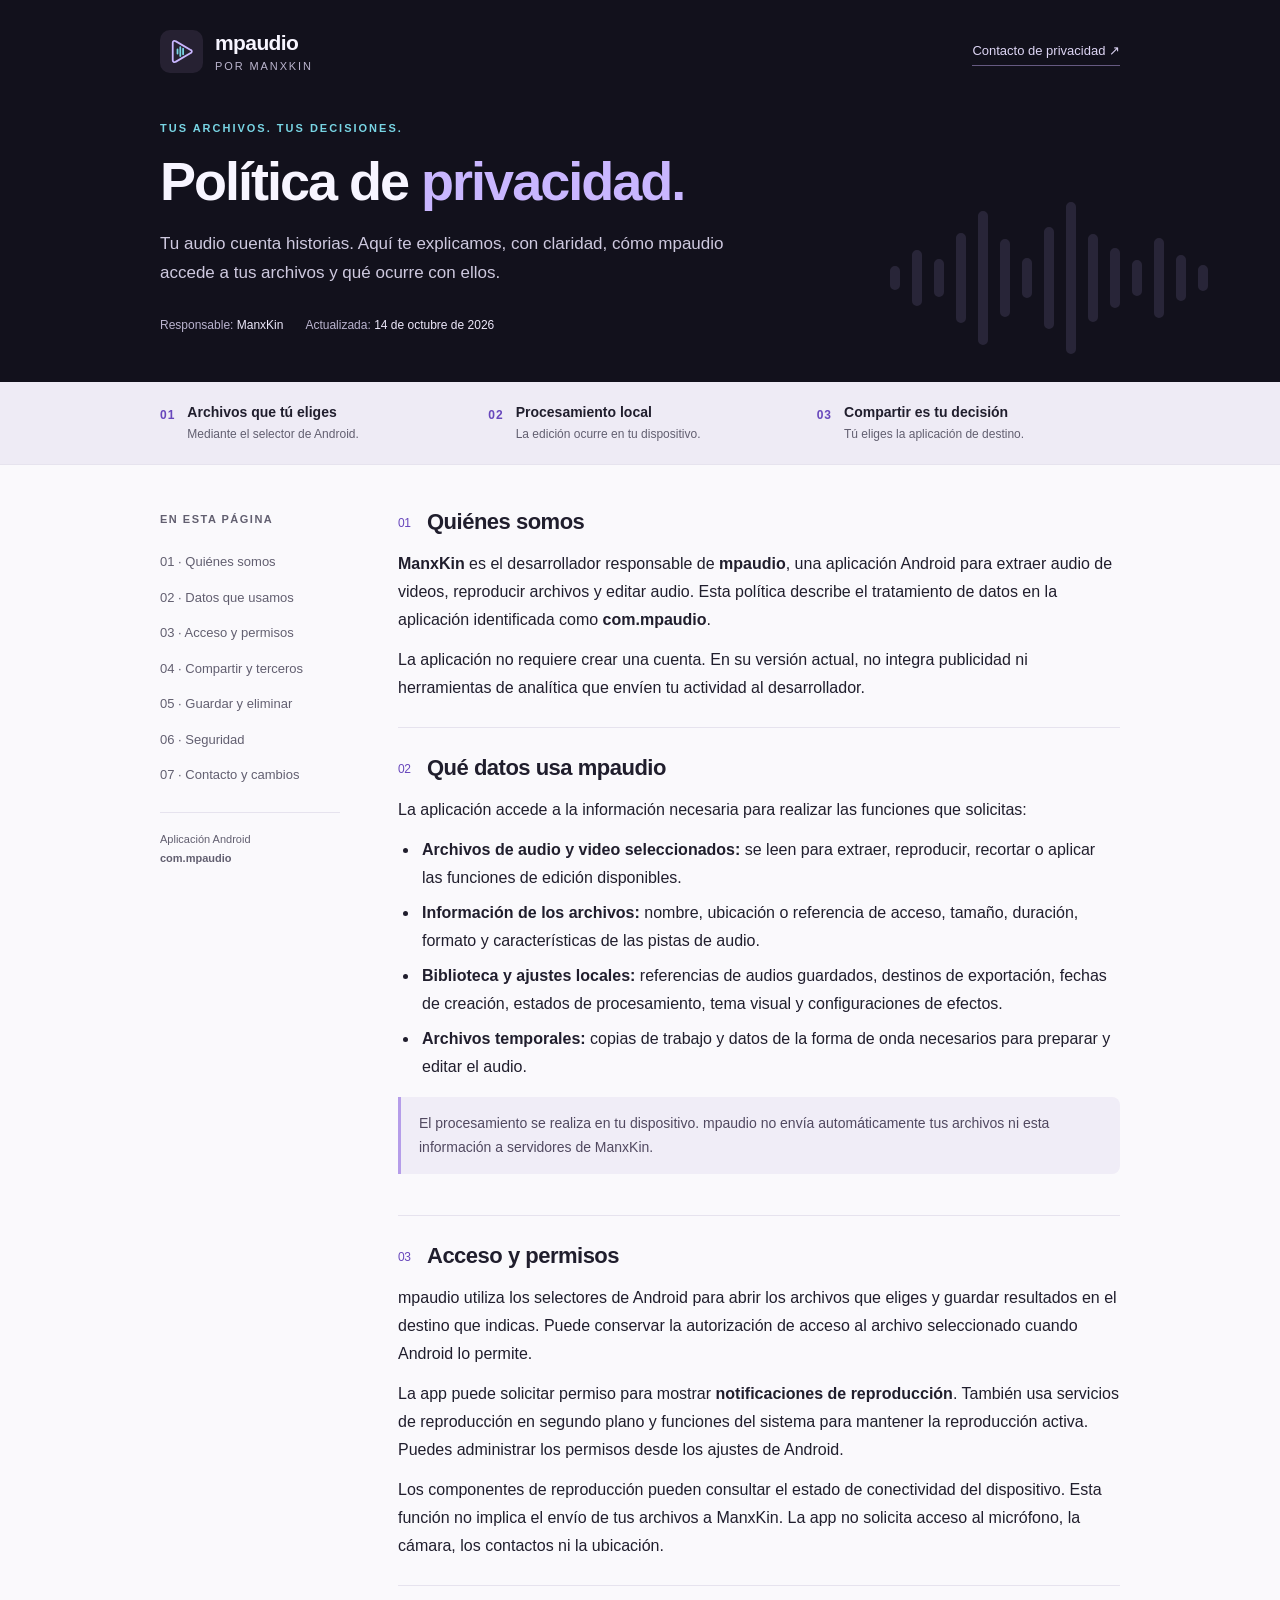
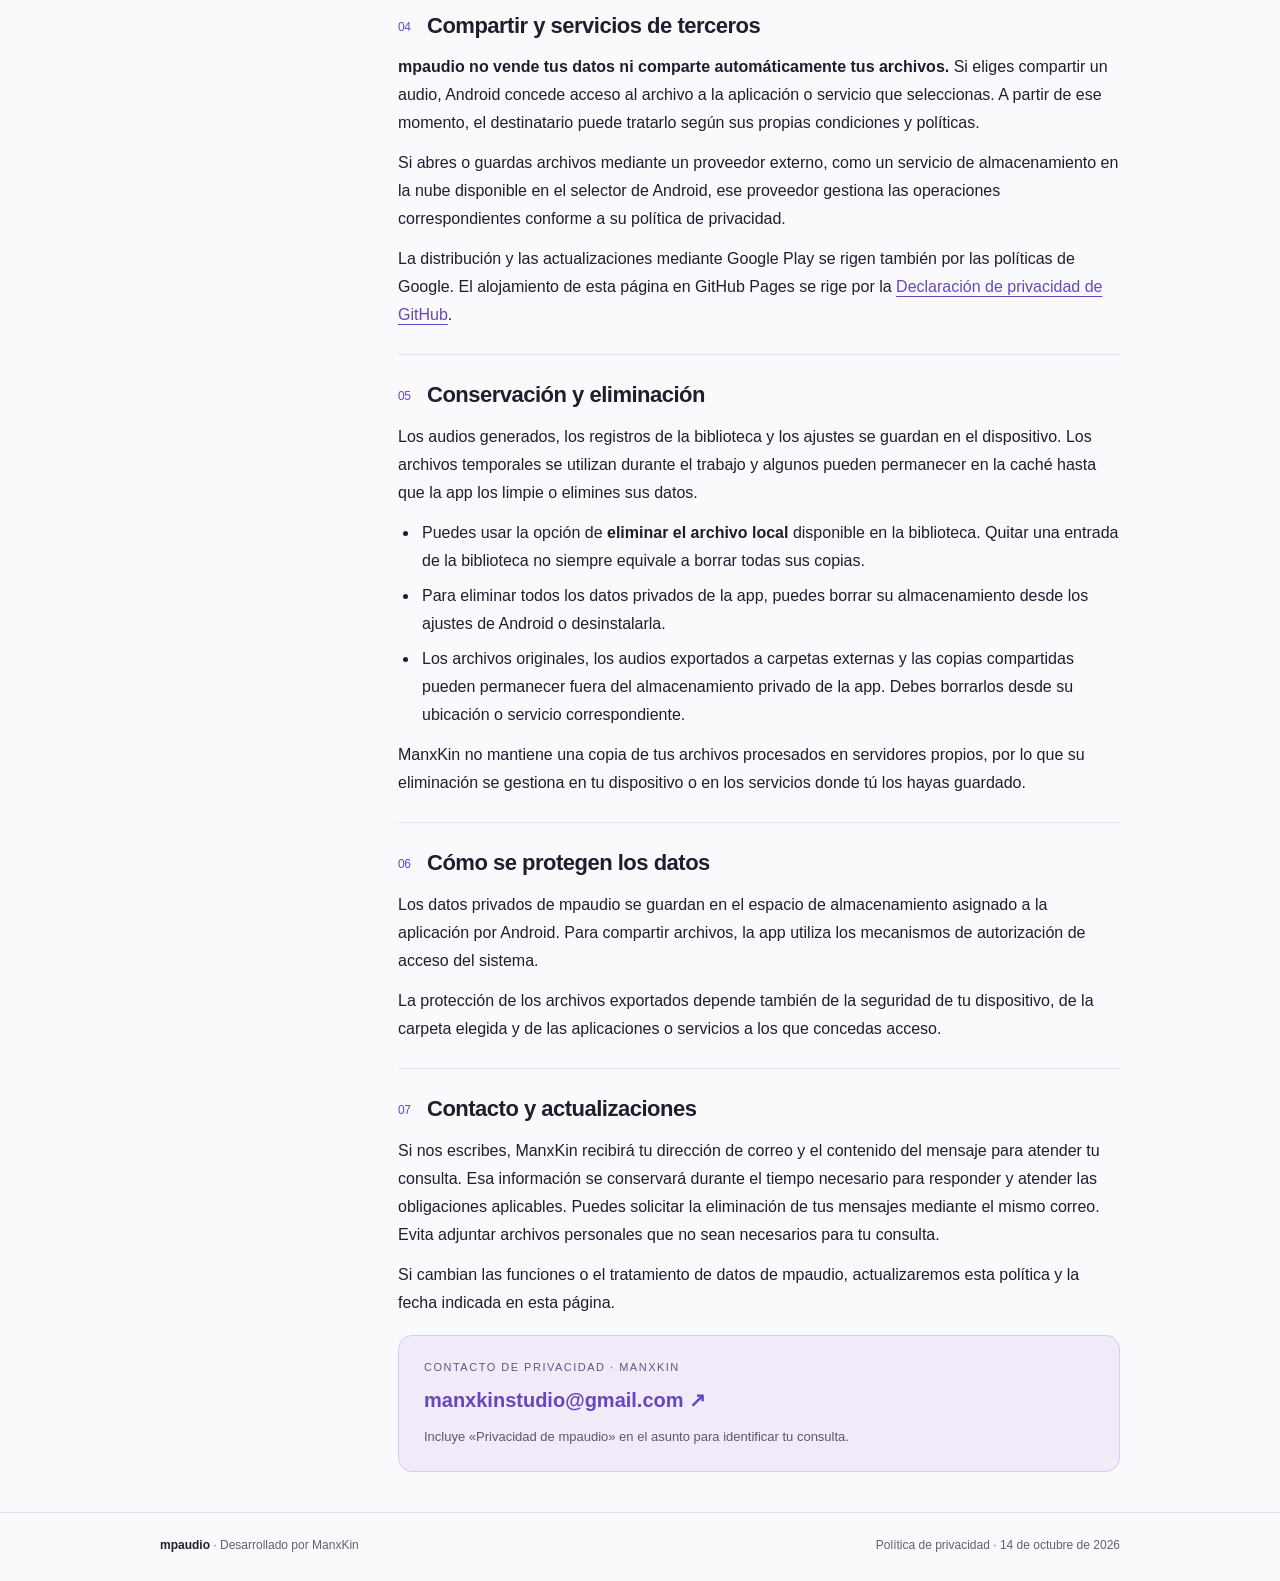
<file: index.html>
<!DOCTYPE html>
<html lang="es">
<head>
  <meta charset="UTF-8">
  <meta name="viewport" content="width=device-width, initial-scale=1">
  <title>Política de privacidad de mpaudio · ManxKin</title>
  <meta name="description" content="Conoce cómo mpaudio accede, procesa, guarda y comparte tus archivos. Política de privacidad de ManxKin.">
  <style>
    :root{color-scheme:light;--ink:#201e2d;--muted:#625f70;--paper:#faf9fc;--line:#e6e3ee;--purple:#6847bc;--lavender:#c9b6ff;--cyan:#78d5e4;--night:#12111c}
    *{box-sizing:border-box}html{scroll-behavior:smooth;scroll-padding-top:24px}body{margin:0;background:var(--paper);color:var(--ink);font-family:Arial,Helvetica,sans-serif;font-size:16px;line-height:1.75}
    a{color:var(--purple);text-underline-offset:4px}a:hover{text-decoration-thickness:2px}a:focus-visible{outline:3px solid var(--purple);outline-offset:5px;border-radius:3px}
    .wrap{max-width:1040px;margin:0 auto;padding:0 40px}.hero{background:var(--night);color:#f7f5ff;position:relative;overflow:hidden}.hero .wrap{position:relative;padding-top:30px;padding-bottom:46px}
    .top{display:flex;align-items:center;justify-content:space-between;gap:20px;margin-bottom:46px}.brand{display:flex;align-items:center;gap:12px}.brand svg{width:43px;height:43px}.brand-name{font-size:21px;font-weight:700;letter-spacing:-.6px;line-height:1.2}.maker{display:block;color:#bbb5ce;font-size:11px;letter-spacing:1.9px;font-weight:400;margin-top:4px}.top-link{color:#ddd5f4;text-decoration:none;font-size:13px;border-bottom:1px solid #665a81;padding:3px 0}
    .eyebrow{text-transform:uppercase;letter-spacing:2px;font-size:11px;font-weight:700;color:var(--cyan);margin:0 0 13px}.hero h1{font-size:clamp(32px,5vw,54px);line-height:1.13;letter-spacing:-2px;max-width:660px;margin:0 0 18px;font-weight:700}.hero h1 span{color:var(--lavender)}.intro{font-size:17px;color:#cec9df;max-width:575px;margin:0;line-height:1.7}.meta{display:flex;flex-wrap:wrap;gap:8px 22px;font-size:12px;color:#bab4cf;margin-top:27px}.meta strong{color:#ede8fa;font-weight:400}.hero-wave{position:absolute;width:330px;height:160px;right:-55px;bottom:24px;opacity:.12;color:var(--lavender);pointer-events:none}
    .summary{background:#eeebf5;border-bottom:1px solid var(--line)}.summary .wrap{display:grid;grid-template-columns:repeat(3,1fr);gap:25px;padding-top:20px;padding-bottom:20px}.summary-item{display:flex;gap:12px;align-items:flex-start}.summary-num{color:var(--purple);font-size:12px;font-weight:700;letter-spacing:1px;margin-top:3px}.summary-item strong{display:block;font-size:14px;line-height:1.5}.summary-item span{display:block;font-size:12px;color:var(--muted);line-height:1.6;margin-top:2px}
    .document{display:grid;grid-template-columns:180px minmax(0,1fr);gap:58px;padding-top:42px;padding-bottom:40px}.contents{align-self:start;position:sticky;top:22px}.contents-title{font-size:11px;letter-spacing:1.5px;text-transform:uppercase;color:var(--muted);margin:3px 0 15px;font-weight:700}.contents a{display:block;text-decoration:none;color:var(--muted);font-size:13px;line-height:1.5;padding:8px 0}.contents a:hover{color:var(--purple)}.contents .app-id{font-size:11px;color:var(--muted);border-top:1px solid var(--line);padding-top:17px;margin-top:19px;overflow-wrap:anywhere}
    article section{scroll-margin-top:24px;padding-bottom:25px;margin-bottom:25px;border-bottom:1px solid var(--line)}article section:last-child{margin-bottom:0;border-bottom:0;padding-bottom:0}h2{font-size:22px;line-height:1.4;letter-spacing:-.5px;margin:0 0 12px}.section-number{font-size:12px;font-weight:400;color:var(--purple);display:inline-block;min-width:29px;vertical-align:2px}p{margin:0 0 12px}p:last-child{margin-bottom:0}ul{margin:8px 0 12px;padding-left:21px}li{padding-left:3px;margin-bottom:7px}strong{font-weight:700}.note{background:#f0edf7;border-left:3px solid #b59de9;border-radius:0 8px 8px 0;padding:14px 18px;margin:16px 0;font-size:14px;color:#514960}.contact{border:1px solid #d8cdec;background:#f0eaf9;border-radius:14px;padding:22px 25px;margin-top:18px}.contact-label{font-size:11px;letter-spacing:1.5px;text-transform:uppercase;color:#695381;margin:0 0 6px}.contact a{font-size:clamp(16px,2.5vw,20px);font-weight:700;text-decoration:none;overflow-wrap:anywhere}.contact p{font-size:13px;color:#625474;margin-top:8px}
    .footer{border-top:1px solid var(--line);padding:22px 0 25px}.footer .wrap{display:flex;justify-content:space-between;gap:15px;flex-wrap:wrap;color:var(--muted);font-size:12px}.footer strong{color:var(--ink)}
    @media(max-width:720px){.wrap{padding-left:24px;padding-right:24px}.hero .wrap{padding-top:22px;padding-bottom:34px}.top{margin-bottom:35px}.hero h1{letter-spacing:-1.2px}.intro{font-size:15px}.hero-wave{width:240px;right:-90px;bottom:20px}.summary .wrap{gap:12px}.summary-item{gap:7px}.summary-item strong{font-size:12px}.summary-item span{font-size:11px}.summary-num{font-size:10px}.document{grid-template-columns:1fr;gap:24px;padding-top:26px}.contents{position:static;border-bottom:1px solid var(--line);padding-bottom:18px}.contents-title{margin-bottom:8px}.contents-links{display:flex;gap:0 18px;flex-wrap:wrap}.contents a{font-size:12px;padding:5px 0}.contents .app-id{display:none}h2{font-size:20px}.contact{padding:18px}}
    @media(max-width:400px){.summary .wrap{grid-template-columns:1fr;gap:12px}.summary-item strong,.summary-item span{display:inline;font-size:12px}.summary-item span{margin-left:6px}.top-link{font-size:12px}.brand-name{font-size:19px}}
    @media(prefers-reduced-motion:reduce){html{scroll-behavior:auto}}
    @media print{body{background:white;font-size:11pt}.hero{background:white;color:black}.hero h1 span,.eyebrow,.intro,.meta,.meta strong{color:black}.hero-wave,.contents,.top-link,.summary{display:none}.document{display:block;padding-top:22px}.wrap{max-width:none;padding-left:0;padding-right:0}.hero .wrap{padding-top:0;padding-bottom:20px}.top{margin-bottom:15px}.maker{color:black}.contact,section{break-inside:avoid}.footer{padding-bottom:0}}
  </style>
</head>
<body>
  <header class="hero">
    <div class="wrap">
      <div class="top">
        <div class="brand" aria-label="mpaudio, por ManxKin">
          <svg viewBox="0 0 108 108" aria-hidden="true"><rect width="108" height="108" rx="25" fill="#262132"/><path d="M39 28C36 26 32 28 32 32V76C32 80 36 82 39 80L77 58C81 56 81 52 77 50Z" fill="none" stroke="#c9b6ff" stroke-width="4.5" stroke-linejoin="round"/><path d="M44 49V59M51 43V65M58 47V61" fill="none" stroke="#78d5e4" stroke-width="4.5" stroke-linecap="round"/></svg>
          <div class="brand-name">mpaudio<span class="maker">POR MANXKIN</span></div>
        </div>
        <a class="top-link" href="#contacto">Contacto de privacidad ↗</a>
      </div>
      <p class="eyebrow">Tus archivos. Tus decisiones.</p>
      <h1>Política de <span>privacidad.</span></h1>
      <p class="intro">Tu audio cuenta historias. Aquí te explicamos, con claridad, cómo mpaudio accede a tus archivos y qué ocurre con ellos.</p>
      <div class="meta"><span>Responsable: <strong>ManxKin</strong></span><span>Actualizada: <strong>14 de octubre de 2026</strong></span></div>
      <svg class="hero-wave" viewBox="0 0 330 160" aria-hidden="true"><g fill="none" stroke="currentColor" stroke-width="10" stroke-linecap="round"><path d="M10 73V87M32 57V103M54 66V94M76 40V120M98 18V142M120 46V114M142 65V95M164 34V126M186 9V151M208 41V119M230 55V105M252 67V93M274 45V115M296 62V98M318 72V88"/></g></svg>
    </div>
  </header>

  <div class="summary" aria-label="Resumen de privacidad">
    <div class="wrap">
      <div class="summary-item"><div class="summary-num">01</div><div><strong>Archivos que tú eliges</strong><span>Mediante el selector de Android.</span></div></div>
      <div class="summary-item"><div class="summary-num">02</div><div><strong>Procesamiento local</strong><span>La edición ocurre en tu dispositivo.</span></div></div>
      <div class="summary-item"><div class="summary-num">03</div><div><strong>Compartir es tu decisión</strong><span>Tú eliges la aplicación de destino.</span></div></div>
    </div>
  </div>

  <main class="wrap document">
    <nav class="contents" aria-label="Contenido de la política">
      <p class="contents-title">En esta página</p>
      <div class="contents-links">
        <a href="#alcance">01 · Quiénes somos</a><a href="#datos">02 · Datos que usamos</a><a href="#permisos">03 · Acceso y permisos</a><a href="#compartir">04 · Compartir y terceros</a><a href="#conservacion">05 · Guardar y eliminar</a><a href="#seguridad">06 · Seguridad</a><a href="#contacto">07 · Contacto y cambios</a>
      </div>
      <div class="app-id">Aplicación Android<br><strong>com.mpaudio</strong></div>
    </nav>

    <article aria-label="Texto completo de la política de privacidad">
      <section id="alcance">
        <h2><span class="section-number">01</span>Quiénes somos</h2>
        <p><strong>ManxKin</strong> es el desarrollador responsable de <strong>mpaudio</strong>, una aplicación Android para extraer audio de videos, reproducir archivos y editar audio. Esta política describe el tratamiento de datos en la aplicación identificada como <strong>com.mpaudio</strong>.</p>
        <p>La aplicación no requiere crear una cuenta. En su versión actual, no integra publicidad ni herramientas de analítica que envíen tu actividad al desarrollador.</p>
      </section>

      <section id="datos">
        <h2><span class="section-number">02</span>Qué datos usa mpaudio</h2>
        <p>La aplicación accede a la información necesaria para realizar las funciones que solicitas:</p>
        <ul>
          <li><strong>Archivos de audio y video seleccionados:</strong> se leen para extraer, reproducir, recortar o aplicar las funciones de edición disponibles.</li>
          <li><strong>Información de los archivos:</strong> nombre, ubicación o referencia de acceso, tamaño, duración, formato y características de las pistas de audio.</li>
          <li><strong>Biblioteca y ajustes locales:</strong> referencias de audios guardados, destinos de exportación, fechas de creación, estados de procesamiento, tema visual y configuraciones de efectos.</li>
          <li><strong>Archivos temporales:</strong> copias de trabajo y datos de la forma de onda necesarios para preparar y editar el audio.</li>
        </ul>
        <div class="note">El procesamiento se realiza en tu dispositivo. mpaudio no envía automáticamente tus archivos ni esta información a servidores de ManxKin.</div>
      </section>

      <section id="permisos">
        <h2><span class="section-number">03</span>Acceso y permisos</h2>
        <p>mpaudio utiliza los selectores de Android para abrir los archivos que eliges y guardar resultados en el destino que indicas. Puede conservar la autorización de acceso al archivo seleccionado cuando Android lo permite.</p>
        <p>La app puede solicitar permiso para mostrar <strong>notificaciones de reproducción</strong>. También usa servicios de reproducción en segundo plano y funciones del sistema para mantener la reproducción activa. Puedes administrar los permisos desde los ajustes de Android.</p>
        <p>Los componentes de reproducción pueden consultar el estado de conectividad del dispositivo. Esta función no implica el envío de tus archivos a ManxKin. La app no solicita acceso al micrófono, la cámara, los contactos ni la ubicación.</p>
      </section>

      <section id="compartir">
        <h2><span class="section-number">04</span>Compartir y servicios de terceros</h2>
        <p><strong>mpaudio no vende tus datos ni comparte automáticamente tus archivos.</strong> Si eliges compartir un audio, Android concede acceso al archivo a la aplicación o servicio que seleccionas. A partir de ese momento, el destinatario puede tratarlo según sus propias condiciones y políticas.</p>
        <p>Si abres o guardas archivos mediante un proveedor externo, como un servicio de almacenamiento en la nube disponible en el selector de Android, ese proveedor gestiona las operaciones correspondientes conforme a su política de privacidad.</p>
        <p>La distribución y las actualizaciones mediante Google Play se rigen también por las políticas de Google. El alojamiento de esta página en GitHub Pages se rige por la <a href="https://docs.github.com/es/site-policy/privacy-policies/github-general-privacy-statement" target="_blank" rel="noopener noreferrer">Declaración de privacidad de GitHub</a>.</p>
      </section>

      <section id="conservacion">
        <h2><span class="section-number">05</span>Conservación y eliminación</h2>
        <p>Los audios generados, los registros de la biblioteca y los ajustes se guardan en el dispositivo. Los archivos temporales se utilizan durante el trabajo y algunos pueden permanecer en la caché hasta que la app los limpie o elimines sus datos.</p>
        <ul>
          <li>Puedes usar la opción de <strong>eliminar el archivo local</strong> disponible en la biblioteca. Quitar una entrada de la biblioteca no siempre equivale a borrar todas sus copias.</li>
          <li>Para eliminar todos los datos privados de la app, puedes borrar su almacenamiento desde los ajustes de Android o desinstalarla.</li>
          <li>Los archivos originales, los audios exportados a carpetas externas y las copias compartidas pueden permanecer fuera del almacenamiento privado de la app. Debes borrarlos desde su ubicación o servicio correspondiente.</li>
        </ul>
        <p>ManxKin no mantiene una copia de tus archivos procesados en servidores propios, por lo que su eliminación se gestiona en tu dispositivo o en los servicios donde tú los hayas guardado.</p>
      </section>

      <section id="seguridad">
        <h2><span class="section-number">06</span>Cómo se protegen los datos</h2>
        <p>Los datos privados de mpaudio se guardan en el espacio de almacenamiento asignado a la aplicación por Android. Para compartir archivos, la app utiliza los mecanismos de autorización de acceso del sistema.</p>
        <p>La protección de los archivos exportados depende también de la seguridad de tu dispositivo, de la carpeta elegida y de las aplicaciones o servicios a los que concedas acceso.</p>
      </section>

      <section id="contacto">
        <h2><span class="section-number">07</span>Contacto y actualizaciones</h2>
        <p>Si nos escribes, ManxKin recibirá tu dirección de correo y el contenido del mensaje para atender tu consulta. Esa información se conservará durante el tiempo necesario para responder y atender las obligaciones aplicables. Puedes solicitar la eliminación de tus mensajes mediante el mismo correo. Evita adjuntar archivos personales que no sean necesarios para tu consulta.</p>
        <p>Si cambian las funciones o el tratamiento de datos de mpaudio, actualizaremos esta política y la fecha indicada en esta página.</p>
        <div class="contact">
          <div class="contact-label">Contacto de privacidad · ManxKin</div>
          <a href="mailto:manxkinstudio@gmail.com">manxkinstudio@gmail.com ↗</a>
          <p>Incluye «Privacidad de mpaudio» en el asunto para identificar tu consulta.</p>
        </div>
      </section>
    </article>
  </main>

  <footer class="footer"><div class="wrap"><span><strong>mpaudio</strong> · Desarrollado por ManxKin</span><span>Política de privacidad · 14 de octubre de 2026</span></div></footer>
</body>
</html>
</file>
